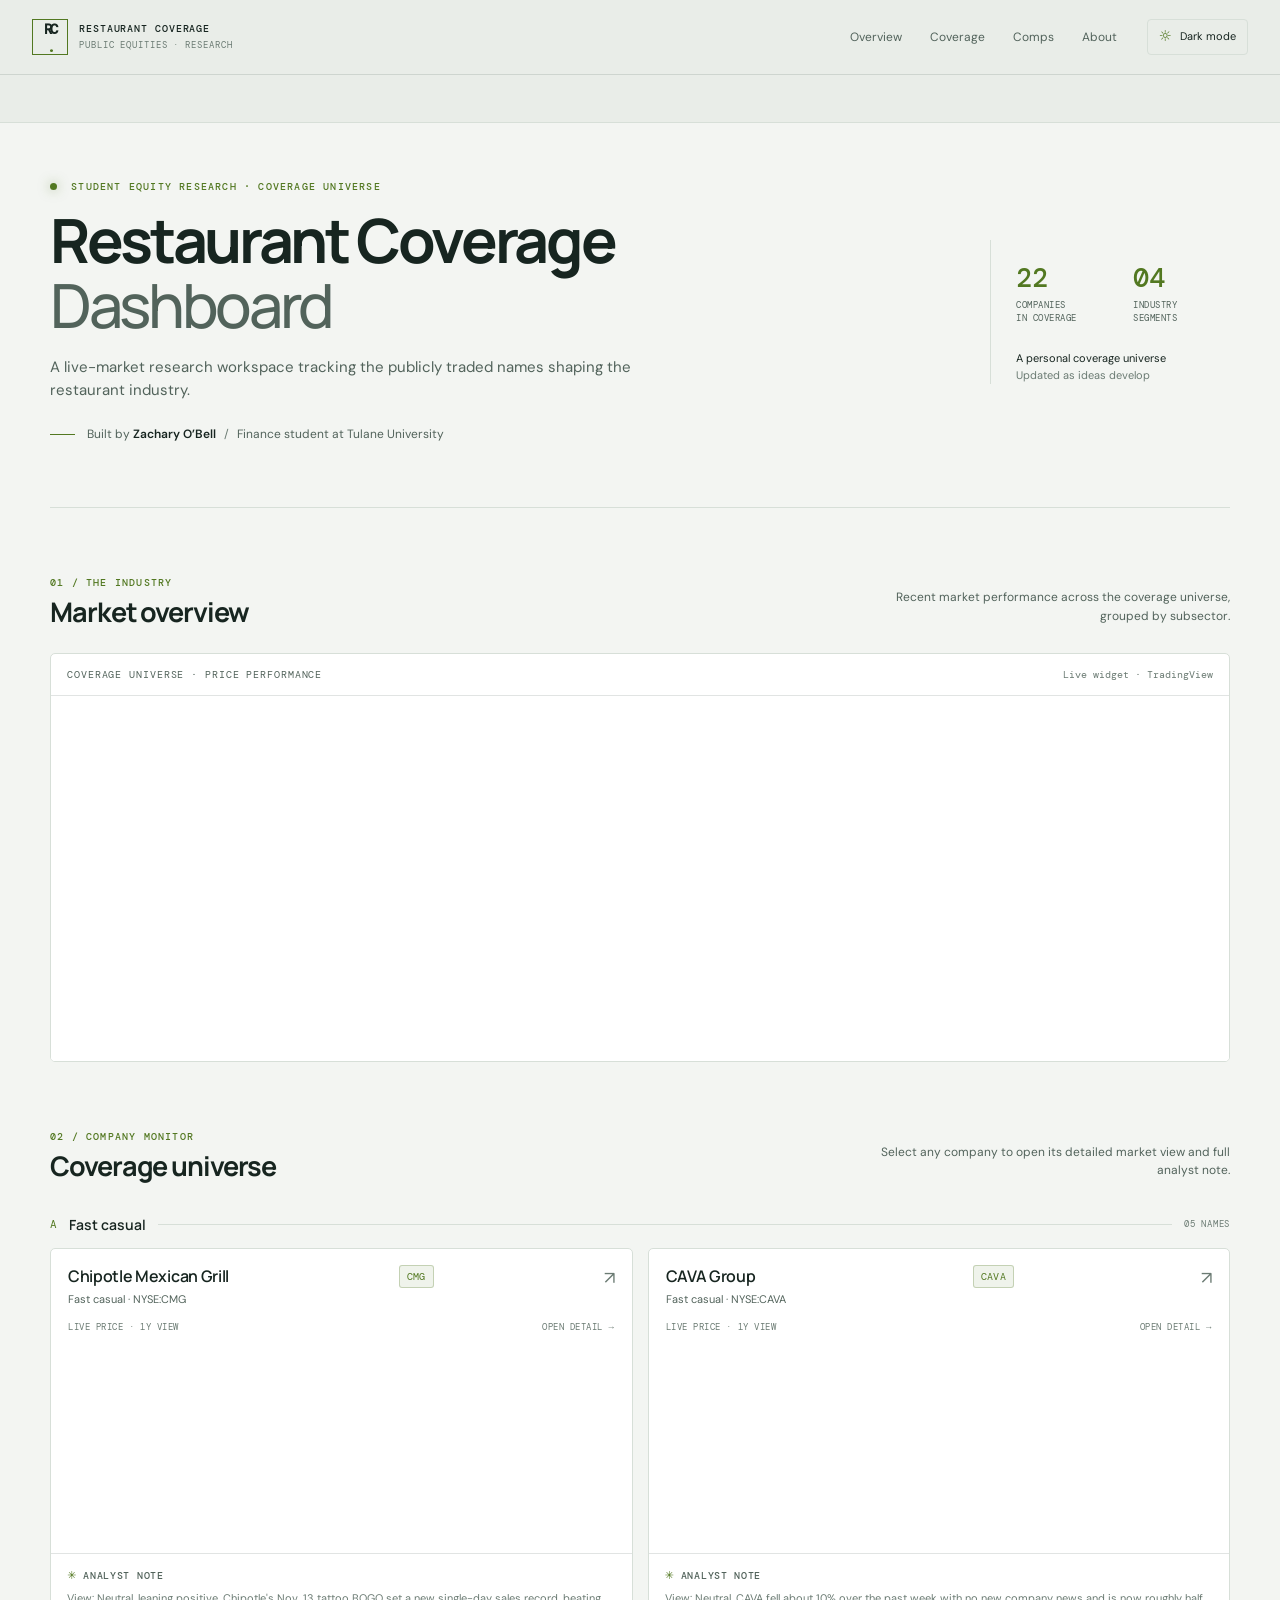
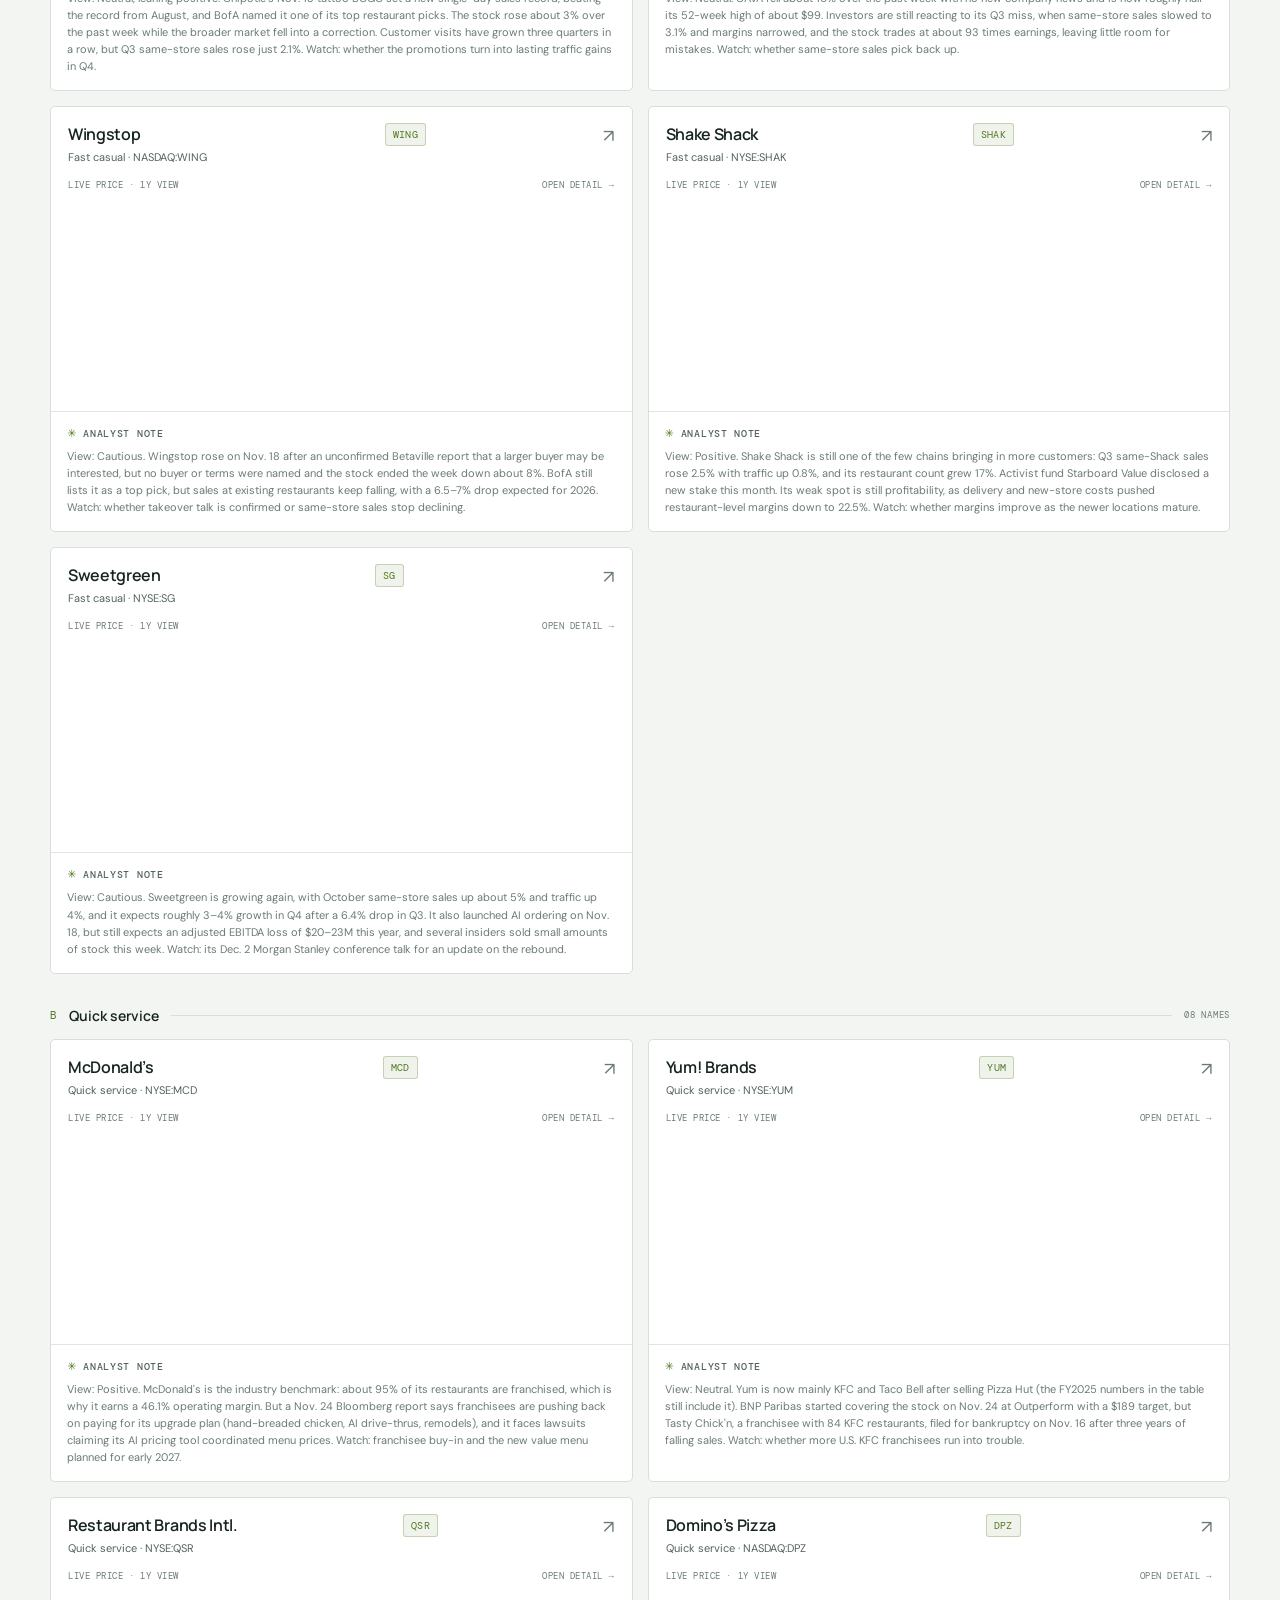
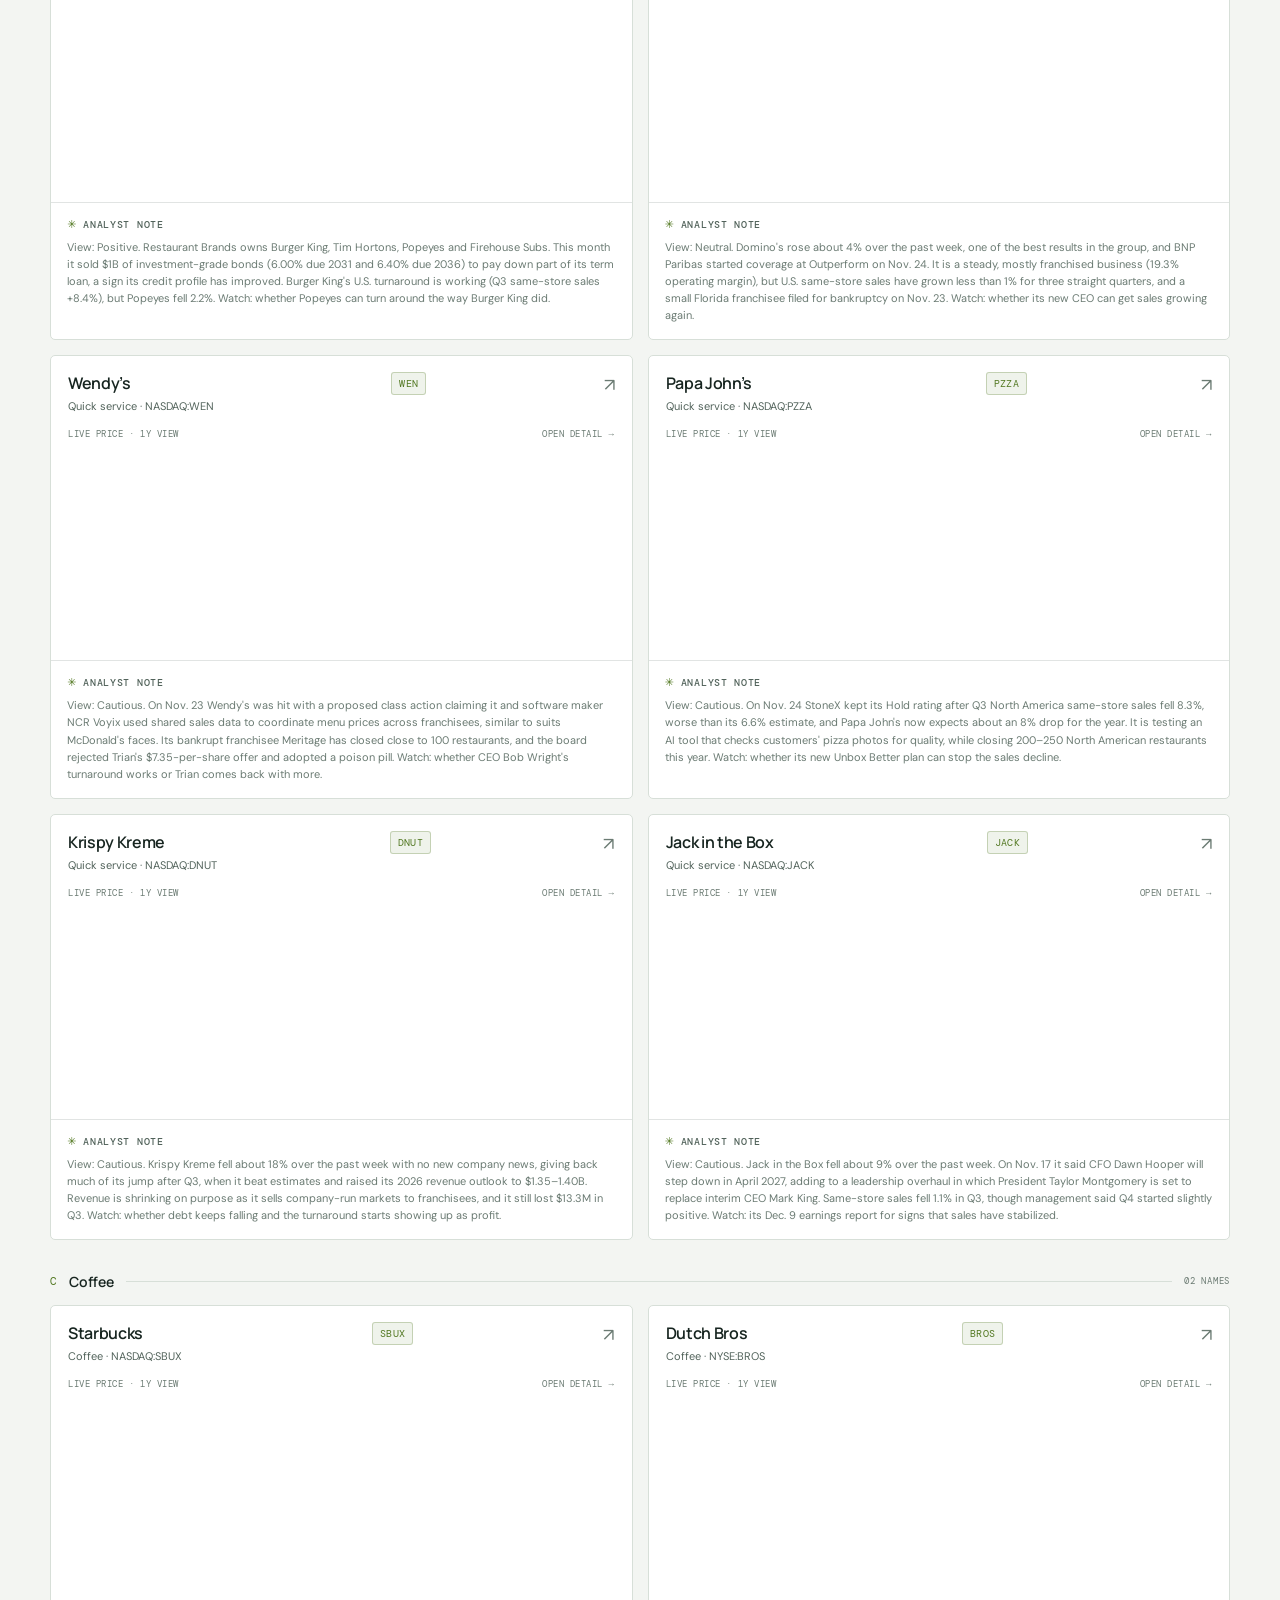
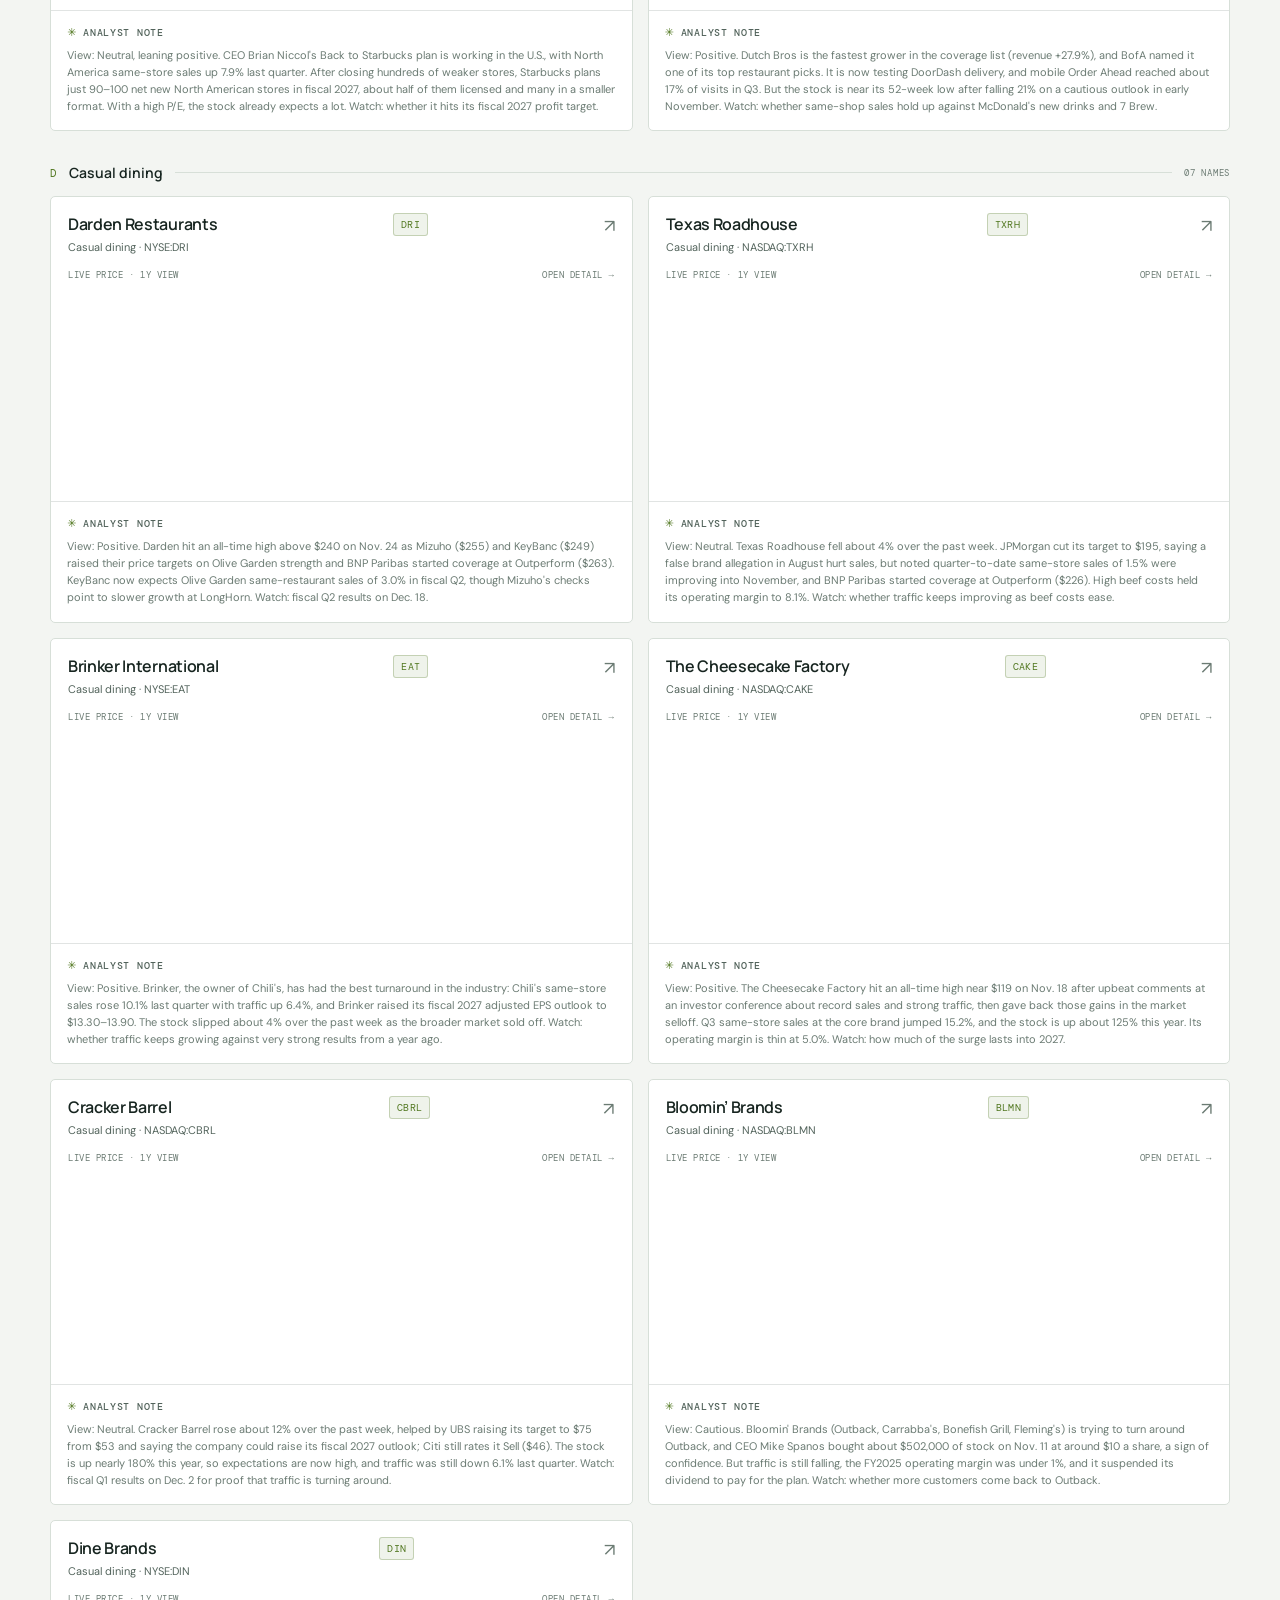
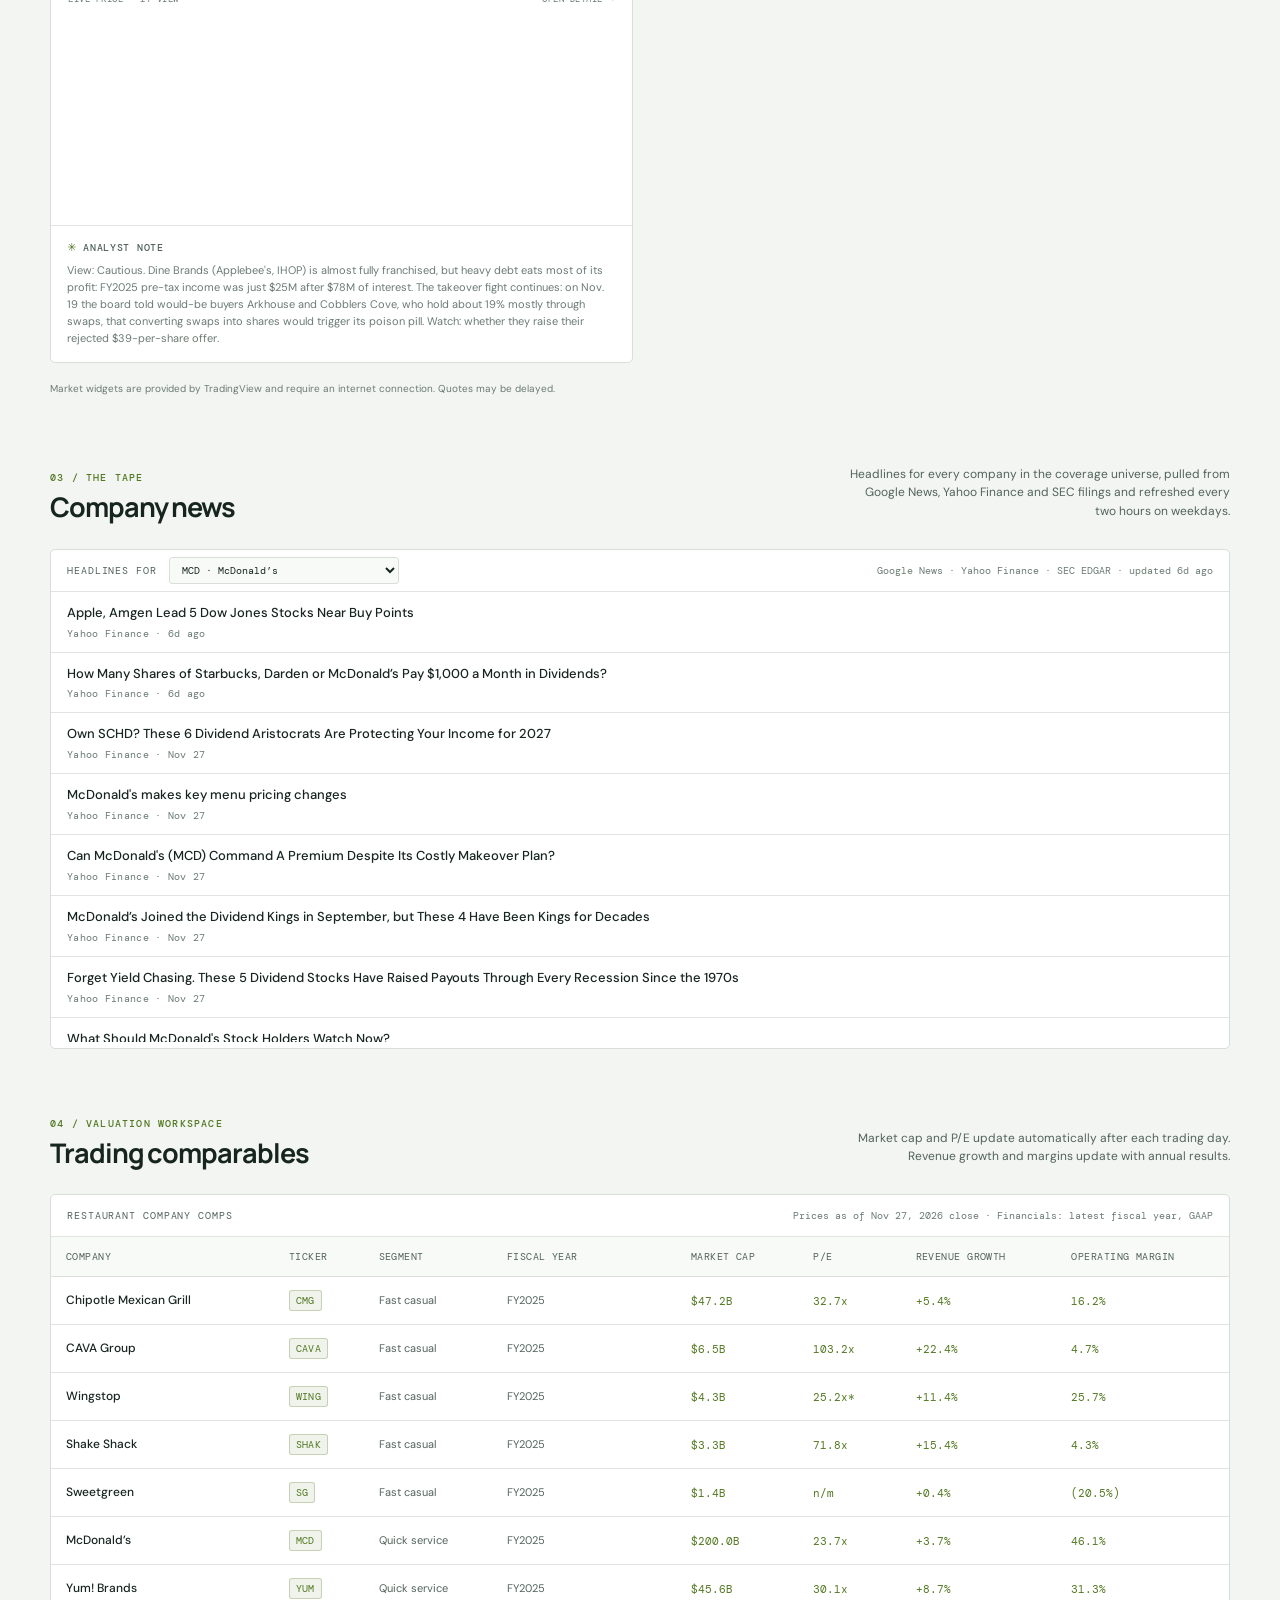
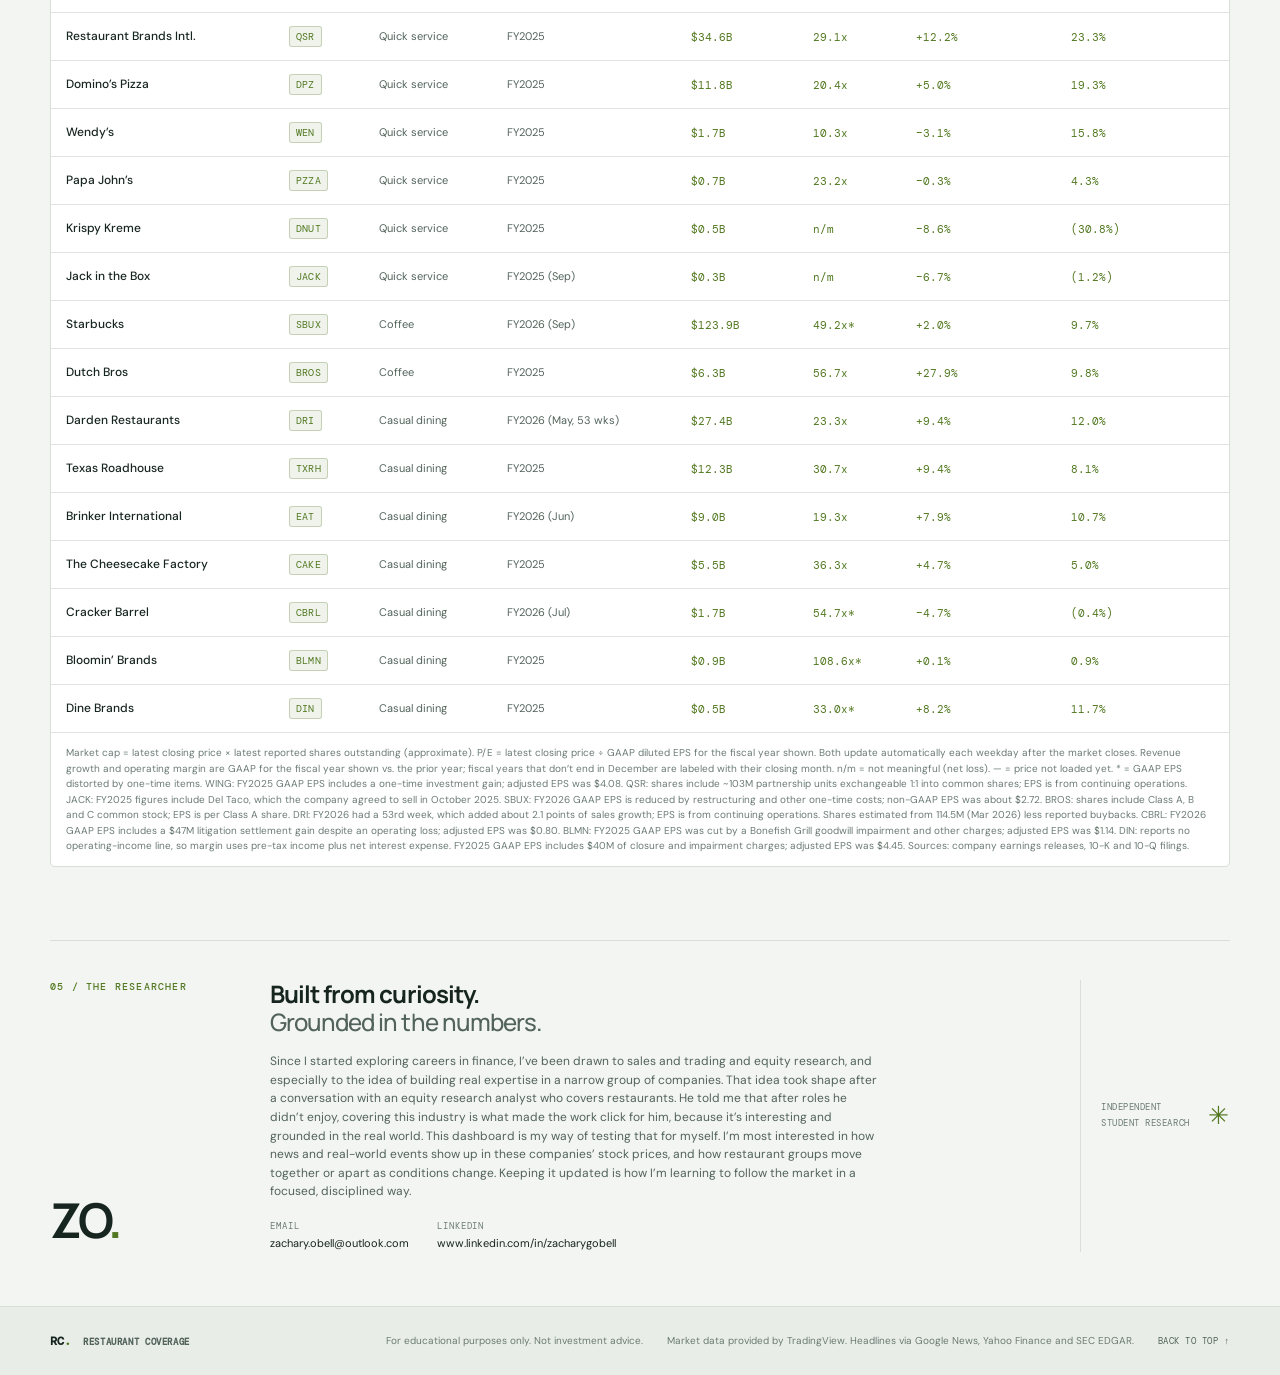
<file: index.html>
<!doctype html>
<html lang="en">
<head>
  <meta charset="utf-8">
  <meta name="viewport" content="width=device-width, initial-scale=1">
  <meta name="theme-color" content="#101a24">
  <meta name="description" content="A student-built equity research dashboard following publicly traded restaurant companies.">
  <title>Restaurant Coverage Dashboard | Zachary O'Bell</title>
    <meta property="og:title" content="Restaurant Coverage Dashboard">
    <meta property="og:description" content="A student-built equity research dashboard following publicly traded restaurant companies.">
    <meta property="og:url" content="https://zach-obell.github.io/restaurant-dashboard/">
    <meta property="og:type" content="website">
    <meta property="og:image" content="https://zach-obell.github.io/restaurant-dashboard/preview.png">
    <meta name="twitter:card" content="summary_large_image">
  <link rel="preconnect" href="https://s3.tradingview.com" crossorigin>
  <link rel="preconnect" href="https://www.tradingview.com" crossorigin>
  <link rel="stylesheet" href="styles.css">
  <script src="script.js" defer></script>
</head>
<body>
  <a class="skip-link" href="#main">Skip to content</a>
  <header class="site-header">
    <div class="header-inner">
      <a class="brand" href="#top" aria-label="Restaurant Coverage Dashboard home">
        <span class="brand-mark" aria-hidden="true">RC<span>.</span></span>
        <span class="brand-copy"><strong>RESTAURANT COVERAGE</strong><small>PUBLIC EQUITIES · RESEARCH</small></span>
      </a>
      <nav class="header-nav" aria-label="Main navigation">
        <a href="#overview">Overview</a>
        <a href="#companies">Coverage</a>
        <a href="#comps">Comps</a>
        <a href="#about">About</a>
      </nav>
      <button class="theme-toggle" id="theme-toggle" type="button" aria-label="Switch to light mode" title="Switch color theme">
        <span class="theme-icon" aria-hidden="true">◐</span><span class="theme-label">Light mode</span>
      </button>
    </div>
    <div class="ticker-band" aria-label="Live market ticker">
      <div class="ticker-embed" id="ticker-tape"></div>
    </div>
  </header>

  <main id="main">
    <section class="hero page-shell" id="top" aria-labelledby="page-title">
      <div class="hero-copy">
        <p class="eyebrow"><span class="live-dot" aria-hidden="true"></span> STUDENT EQUITY RESEARCH · COVERAGE UNIVERSE</p>
        <h1 id="page-title">Restaurant Coverage<br><span>Dashboard</span></h1>
        <p class="hero-description">A live-market research workspace tracking the publicly traded names shaping the restaurant industry.</p>
        <div class="hero-byline"><span class="byline-rule" aria-hidden="true"></span><span>Built by <strong>Zachary O’Bell</strong> <span class="byline-separator">/</span> Finance student at Tulane University</span></div>
      </div>
      <div class="hero-aside" aria-label="Dashboard coverage summary">
        <div class="hero-stat"><span class="stat-value" id="stat-companies">22</span><span class="stat-label">COMPANIES<br>IN COVERAGE</span></div>
        <div class="hero-stat"><span class="stat-value" id="stat-segments">04</span><span class="stat-label">INDUSTRY<br>SEGMENTS</span></div>
        <div class="hero-note">A personal coverage universe<br><span>Updated as ideas develop</span></div>
      </div>
    </section>

    <section class="page-shell section-block" id="overview" aria-labelledby="overview-title">
      <div class="section-heading">
        <div><p class="eyebrow">01 / THE INDUSTRY</p><h2 id="overview-title">Market overview</h2></div>
        <p class="section-caption">Recent market performance across the coverage universe, grouped by subsector.</p>
      </div>
      <div class="panel overview-panel">
        <div class="panel-topline"><span class="panel-label">COVERAGE UNIVERSE · PRICE PERFORMANCE</span><span class="panel-meta">Live widget · TradingView</span></div>
        <div class="widget-slot overview-widget" id="market-overview" aria-label="Market performance by restaurant subsector"></div>
      </div>
    </section>

    <section class="page-shell section-block" id="companies" aria-labelledby="companies-title">
      <div class="section-heading">
        <div><p class="eyebrow">02 / COMPANY MONITOR</p><h2 id="companies-title">Coverage universe</h2></div>
         <p class="section-caption">Select any company to open its detailed market view and full analyst note.</p>
      </div>
      <div id="coverage-segments"></div>
      <p class="widget-disclosure">Market widgets are provided by TradingView and require an internet connection. Quotes may be delayed.</p>
    </section>

    <section class="page-shell section-block" id="news" aria-labelledby="news-title">
      <div class="section-heading">
        <div><p class="eyebrow">03 / THE TAPE</p><h2 id="news-title">Company news</h2></div>
        <p class="section-caption">Headlines for every company in the coverage universe, pulled from Google News, Yahoo Finance and SEC filings and refreshed every two hours on weekdays.</p>
      </div>
      <div class="panel news-panel">
        <div class="panel-topline news-controls">
          <label for="news-symbol" class="panel-label">HEADLINES FOR</label>
          <select id="news-symbol" class="symbol-select" aria-label="Choose a company for news headlines"></select>
          <span class="panel-meta" id="news-source-meta">Loading…</span>
        </div>
        <div class="widget-slot news-widget" id="news-timeline" aria-label="Selected company news timeline"></div>
      </div>
    </section>

    <section class="page-shell section-block" id="comps" aria-labelledby="comps-title">
      <div class="section-heading">
        <div><p class="eyebrow">04 / VALUATION WORKSPACE</p><h2 id="comps-title">Trading comparables</h2></div>
        <p class="section-caption">Market cap and P/E update automatically after each trading day. Revenue growth and margins update with annual results.</p>
      </div>
      <div class="panel table-panel">
        <div class="panel-topline"><span class="panel-label">RESTAURANT COMPANY COMPS</span><span class="panel-meta" id="comps-asof">Prices: latest close · Financials: latest fiscal year, GAAP</span></div>
        <div class="table-scroll" tabindex="0" role="region" aria-label="Scrollable trading comparables table">
          <table id="comps-table">
            <caption class="visually-hidden">Restaurant coverage universe trading comparables. Market cap and P/E update each weekday from the latest closing price.</caption>
            <thead><tr><th scope="col">Company</th><th scope="col">Ticker</th><th scope="col">Segment</th><th scope="col">Fiscal year</th><th scope="col">Market cap</th><th scope="col">P/E</th><th scope="col">Revenue growth</th><th scope="col">Operating margin</th></tr></thead>
            <tbody></tbody>
          </table>
        </div>
        <p class="table-footnote">Market cap = latest closing price × latest reported shares outstanding (approximate). P/E = latest closing price ÷ GAAP diluted EPS for the fiscal year shown. Both update automatically each weekday after the market closes. Revenue growth and operating margin are GAAP for the fiscal year shown vs. the prior year; fiscal years that don’t end in December are labeled with their closing month. n/m = not meaningful (net loss). — = price not loaded yet. * = GAAP EPS distorted by one-time items. <span id="comps-company-notes"></span> Sources: company earnings releases, 10-K and 10-Q filings.</p>
      </div>
    </section>

    <section class="page-shell section-block about-section" id="about" aria-labelledby="about-title">
      <div class="about-index"><p class="eyebrow">05 / THE RESEARCHER</p><span class="about-monogram" aria-hidden="true">ZO<span>.</span></span></div>
      <div class="about-copy">
        <h2 id="about-title">Built from curiosity.<br><span>Grounded in the numbers.</span></h2>
        <p class="about-text">Since I started exploring careers in finance, I’ve been drawn to sales and trading and equity research, and especially to the idea of building real expertise in a narrow group of companies. That idea took shape after a conversation with an equity research analyst who covers restaurants. He told me that after roles he didn’t enjoy, covering this industry is what made the work click for him, because it’s interesting and grounded in the real world. This dashboard is my way of testing that for myself. I’m most interested in how news and real-world events show up in these companies’ stock prices, and how restaurant groups move together or apart as conditions change. Keeping it updated is how I’m learning to follow the market in a focused, disciplined way.</p>
        <div class="contact-row"><div><span class="contact-label">EMAIL</span><span class="contact-value">zachary.obell@outlook.com</span></div><div><span class="contact-label">LINKEDIN</span><span class="contact-value">www.linkedin.com/in/zacharygobell</span></div></div>
      </div>
      <div class="about-aside"><span>INDEPENDENT<br>STUDENT RESEARCH</span><span class="aside-cross" aria-hidden="true">✳</span></div>
    </section>
  </main>

  <footer class="site-footer"><div class="page-shell footer-inner"><a class="footer-brand" href="#top">RC<span>.</span> <span>RESTAURANT COVERAGE</span></a><p>For educational purposes only. Not investment advice.</p><p>Market data provided by TradingView. Headlines via Google News, Yahoo Finance and SEC EDGAR.</p><a class="back-top" href="#top">BACK TO TOP ↑</a></div></footer>

  <dialog class="company-dialog" id="company-dialog" aria-labelledby="dialog-title">
    <div class="dialog-header"><div><p class="eyebrow" id="dialog-eyebrow">COMPANY DETAIL</p><h2 id="dialog-title">Company detail</h2><p class="dialog-subtitle" id="dialog-subtitle"></p></div><button class="dialog-close" id="dialog-close" type="button" aria-label="Close company details">×</button></div>
    <div class="dialog-content"><section class="dialog-chart panel" aria-label="Advanced chart"><div class="panel-topline"><span class="panel-label">ADVANCED CHART</span><span class="panel-meta">TradingView</span></div><div class="widget-slot" id="detail-chart"></div></section>
      <div class="detail-widget-grid"><section class="panel detail-panel" aria-label="Company profile"><div class="panel-topline"><span class="panel-label">COMPANY PROFILE</span></div><div class="widget-slot" id="detail-profile"></div></section><section class="panel detail-panel" aria-label="Fundamental data"><div class="panel-topline"><span class="panel-label">FUNDAMENTAL DATA</span></div><div class="widget-slot" id="detail-fundamentals"></div></section></div>
      <section class="analyst-note detail-note"><div class="note-heading"><span class="note-icon" aria-hidden="true">✳</span><h3>Analyst note</h3></div><p class="detail-note-text">[Your 2–3 sentence analyst take will appear here. Replace this placeholder in the company card template in script.js.]</p></section>
    </div>
  </dialog>
</body>
</html>
</file>
<file: styles.css>
@import url('https://fonts.googleapis.com/css2?family=DM+Mono:wght@400;500&family=DM+Sans:wght@400;500;600;700&family=Manrope:wght@400;500;600;700;800&display=swap');

:root {
  color-scheme: dark;
  --page: #101a24;
  --page-deep: #0c141c;
  --surface: #172430;
  --surface-raised: #1b2a37;
  --surface-soft: #1d2b37;
  --line: #2a3a47;
  --line-soft: rgba(159, 179, 193, .15);
  --text: #e8edf0;
  --muted: #9aabb7;
  --faint: #71838f;
  --accent: #c4e27a;
  --accent-ink: #17200c;
  --teal: #7dc8b6;
  --shadow: 0 18px 50px rgba(0,0,0,.2);
  --mono: 'DM Mono', ui-monospace, SFMono-Regular, Menlo, monospace;
  --sans: 'DM Sans', system-ui, sans-serif;
  --display: 'Manrope', var(--sans);
}
:root[data-theme='light'] {
  color-scheme: light;
  --page: #f3f5f2;
  --page-deep: #e9ede8;
  --surface: #ffffff;
  --surface-raised: #f8faf8;
  --surface-soft: #eef2ed;
  --line: #d7dfd8;
  --line-soft: rgba(47, 68, 61, .14);
  --text: #172520;
  --muted: #52635b;
  --faint: #6b7b73;
  --accent: #527821;
  --accent-ink: #fff;
  --teal: #2f7867;
  --shadow: 0 16px 40px rgba(32, 50, 39, .09);
}
* { box-sizing: border-box; }
html { scroll-behavior: smooth; scroll-padding-top: 85px; }
body { margin: 0; background: var(--page); color: var(--text); font-family: var(--sans); font-size: 15px; line-height: 1.55; -webkit-font-smoothing: antialiased; transition: background-color .22s ease, color .22s ease; }
a { color: inherit; }
button, select { font: inherit; }
button:focus-visible, a:focus-visible, select:focus-visible, .table-scroll:focus-visible { outline: 2px solid var(--accent); outline-offset: 3px; }
.skip-link { position: fixed; z-index: 20; top: 8px; left: 8px; padding: 10px 14px; transform: translateY(-150%); background: var(--accent); color: var(--accent-ink); border-radius: 4px; }
.skip-link:focus { transform: none; }
.page-shell { width: min(1180px, calc(100% - 64px)); margin-inline: auto; }
.site-header { position: relative; z-index: 2; background: var(--page-deep); border-bottom: 1px solid var(--line); }
.header-inner { width: min(1320px, calc(100% - 64px)); height: 74px; margin: auto; display: flex; align-items: center; gap: 30px; }
.brand { display: flex; align-items: center; gap: 11px; text-decoration: none; min-width: 240px; }
.brand-mark { display: grid; place-items: center; width: 36px; height: 36px; border: 1px solid var(--accent); color: var(--text); font: 700 14px var(--mono); letter-spacing: -2px; }
.brand-mark span, .footer-brand > span:first-child { color: var(--accent); }
.brand-copy { display: grid; gap: 2px; font-family: var(--mono); font-size: 10px; letter-spacing: .09em; }
.brand-copy strong { font-weight: 500; color: var(--text); }
.brand-copy small { color: var(--faint); font-size: 9px; }
.header-nav { margin-left: auto; display: flex; align-items: center; gap: 28px; }
.header-nav a { text-decoration: none; color: var(--muted); font-size: 12px; transition: color .18s; }
.header-nav a:hover { color: var(--accent); }
.theme-toggle { display: inline-flex; align-items: center; gap: 8px; border: 1px solid var(--line); background: transparent; color: var(--text); border-radius: 4px; padding: 8px 11px; font-size: 11px; cursor: pointer; white-space: nowrap; }
.theme-toggle:hover { border-color: var(--accent); }
.theme-icon { color: var(--accent); font-size: 15px; line-height: 1; }
.ticker-band { min-height: 48px; border-top: 1px solid var(--line-soft); overflow: hidden; }
.ticker-embed { width: min(1320px, 100%); min-height: 46px; margin: auto; }
.hero { min-height: 385px; display: flex; align-items: center; justify-content: space-between; gap: 45px; padding-block: 55px 61px; border-bottom: 1px solid var(--line); }
.hero-copy { max-width: 710px; }
.eyebrow { margin: 0 0 14px; color: var(--accent); font: 500 10px var(--mono); letter-spacing: .12em; }
.live-dot { display: inline-block; width: 7px; height: 7px; margin-right: 7px; border-radius: 50%; background: var(--accent); box-shadow: 0 0 12px color-mix(in srgb, var(--accent) 50%, transparent); }
h1, h2, h3, p { margin-top: 0; }
h1 { margin-bottom: 18px; font: 700 clamp(38px, 5vw, 61px)/1.07 var(--display); letter-spacing: -.055em; }
h1 span, .about-copy h2 span { color: var(--muted); font-weight: 500; }
.hero-description { max-width: 590px; margin-bottom: 23px; color: var(--muted); font-size: 15px; }
.hero-byline { display: flex; align-items: center; gap: 12px; color: var(--muted); font-size: 12px; }
.hero-byline strong { color: var(--text); font-weight: 600; }
.byline-rule { width: 25px; height: 1px; background: var(--accent); }
.byline-separator { padding-inline: 5px; color: var(--faint); }
.hero-aside { width: 240px; flex: 0 0 240px; display: grid; grid-template-columns: 1fr 1fr; gap: 18px 20px; padding: 20px 0 0 25px; border-left: 1px solid var(--line); }
.hero-stat { display: grid; gap: 4px; }
.stat-value { font: 500 27px var(--mono); color: var(--accent); }
.stat-label { color: var(--muted); font: 9px/1.5 var(--mono); letter-spacing: .06em; }
.hero-note { grid-column: 1 / -1; margin-top: 6px; color: var(--text); font-size: 11px; }
.hero-note span { color: var(--faint); }
.section-block { padding-block: 68px 0; }
.section-heading { display: flex; justify-content: space-between; align-items: end; gap: 30px; margin-bottom: 25px; }
.section-heading .eyebrow { margin-bottom: 7px; }
h2 { margin-bottom: 0; font: 700 27px/1.2 var(--display); letter-spacing: -.04em; }
.section-caption { max-width: 380px; margin: 0 0 3px; color: var(--muted); font-size: 12px; text-align: right; }
.panel { background: var(--surface); border: 1px solid var(--line); border-radius: 5px; overflow: hidden; }
.panel-topline { min-height: 42px; display: flex; align-items: center; justify-content: space-between; gap: 12px; padding: 0 16px; border-bottom: 1px solid var(--line-soft); }
.panel-label { color: var(--muted); font: 10px var(--mono); letter-spacing: .09em; }
.panel-meta { color: var(--faint); font: 10px var(--mono); }
.panel-meta strong { color: var(--accent); font-weight: 400; }
.widget-slot { min-width: 0; background: var(--surface); }
/* TradingView widgets load as light-scheme pages; matching their color-scheme stops the browser
   from painting an opaque white backdrop behind transparent widgets in dark mode. */
.widget-slot iframe, .tradingview-widget-container iframe { color-scheme: light; }
.overview-widget { min-height: 365px; }
.tradingview-widget-container { width: 100%; }
.tradingview-widget-container__widget { width: 100%; }
.subsector-heading { display: flex; align-items: center; gap: 12px; margin: 32px 0 14px; }
.subsector-heading h3 { margin: 0; font: 600 14px var(--display); }
.subsector-index { color: var(--accent); font: 11px var(--mono); }
.subsector-line { height: 1px; flex: 1; background: var(--line); }
.subsector-count { color: var(--faint); font: 9px var(--mono); letter-spacing: .08em; }
.company-grid { display: grid; grid-template-columns: repeat(2, minmax(0, 1fr)); gap: 15px; }
.company-card { min-width: 0; background: var(--surface); border: 1px solid var(--line); border-radius: 5px; transition: border-color .2s, transform .2s, box-shadow .2s; }
.company-card:hover { border-color: color-mix(in srgb, var(--accent) 55%, var(--line)); transform: translateY(-2px); box-shadow: var(--shadow); }
.company-open { display: block; width: 100%; padding: 16px 17px 0; border: 0; background: transparent; color: inherit; text-align: left; cursor: pointer; }
.card-head { display: flex; align-items: start; justify-content: space-between; gap: 14px; }
.company-name { display: block; margin: 0 0 4px; font: 600 16px var(--display); letter-spacing: -.02em; }
.card-meta { display: block; color: var(--muted); font-size: 11px; }
.ticker-pill { display: inline-flex; padding: 4px 7px; color: var(--accent); background: color-mix(in srgb, var(--accent) 9%, transparent); border: 1px solid color-mix(in srgb, var(--accent) 27%, transparent); border-radius: 3px; font: 10px var(--mono); letter-spacing: .03em; }
.card-chevron { color: var(--faint); font-size: 18px; transition: color .15s, transform .15s; }
.company-open:hover .card-chevron { color: var(--accent); transform: translateX(3px); }
.card-chart-label { display: flex; justify-content: space-between; margin: 13px 0 0; color: var(--faint); font: 9px var(--mono); letter-spacing: .06em; }
.mini-chart { height: 220px; padding: 0 8px; }
.mini-chart .tradingview-widget-container,
.mini-chart .tradingview-widget-container__widget { width: 100%; height: 100%; }
@media (max-width: 640px) { .mini-chart { height: 200px !important; } }
.analyst-note { padding: 13px 16px 15px; border-top: 1px solid var(--line-soft); }
.note-heading { display: flex; align-items: center; gap: 7px; margin-bottom: 6px; }
.note-heading h3 { margin: 0; color: var(--muted); font: 500 10px var(--mono); letter-spacing: .07em; text-transform: uppercase; }
.note-icon { color: var(--accent); font-size: 11px; }
.analyst-note p { margin: 0; color: var(--faint); font-size: 11px; line-height: 1.55; }
.coffee-grid { grid-template-columns: minmax(0, calc((100% - 15px) / 2)); }
.widget-disclosure { margin: 18px 0 0; color: var(--faint); font-size: 10px; }
.news-panel { min-height: 500px; }
.news-controls { justify-content: flex-start; }
.symbol-select { padding: 5px 26px 5px 8px; border: 1px solid var(--line); border-radius: 3px; color: var(--text); background: var(--surface-raised); font: 10px var(--mono); }
.news-controls .panel-meta { margin-left: auto; }
.news-widget { min-height: 450px; }
.news-list { list-style: none; margin: 0; padding: 0; max-height: 450px; overflow-y: auto; overscroll-behavior: contain; }
.news-item { padding: 12px 16px; border-bottom: 1px solid var(--line-soft); }
.news-item:last-child { border-bottom: 0; }
.news-headline { display: block; color: var(--text); font-size: 13px; font-weight: 500; line-height: 1.45; text-decoration: none; }
.news-headline:hover, .news-headline:focus-visible { color: var(--accent); text-decoration: underline; }
.news-meta { display: flex; align-items: center; gap: 7px; margin-top: 4px; color: var(--faint); font: 10px var(--mono); letter-spacing: .03em; }
.news-tag { padding: 1px 5px; border: 1px solid var(--teal); border-radius: 2px; color: var(--teal); font-size: 9px; letter-spacing: .06em; }
.table-panel { overflow: hidden; }
.table-scroll { overflow-x: auto; overscroll-behavior-inline: contain; }
table { width: 100%; min-width: 820px; border-collapse: collapse; text-align: left; }
thead { background: var(--surface-raised); }
th, td { padding: 13px 15px; border-bottom: 1px solid var(--line-soft); white-space: nowrap; }
thead th { color: var(--muted); font: 10px var(--mono); letter-spacing: .045em; text-transform: uppercase; }
tbody th { font-size: 12px; font-weight: 500; }
tbody td { color: var(--muted); font-size: 11px; }
tbody tr:last-child th, tbody tr:last-child td { border-bottom: 0; }
tbody tr:hover { background: color-mix(in srgb, var(--accent) 4%, transparent); }
td .ticker-pill { padding: 3px 6px; }
.entry-cell { color: var(--accent) !important; font: 11px var(--mono) !important; }
.table-footnote { margin: 0; padding: 12px 15px; border-top: 1px solid var(--line-soft); color: var(--faint); font-size: 10px; }
.table-footnote strong { color: var(--accent); font-weight: 500; }
.about-section { display: grid; grid-template-columns: 180px minmax(0, 1fr) 150px; align-items: center; gap: 40px; margin-top: 73px; padding-block: 39px 54px; border-top: 1px solid var(--line); }
.about-index { align-self: stretch; display: flex; flex-direction: column; justify-content: space-between; }
.about-index .eyebrow { white-space: nowrap; }
.about-monogram { color: var(--text); font: 700 48px var(--display); letter-spacing: -.08em; }
.about-monogram span { color: var(--accent); }
.about-copy h2 { margin: 0 0 15px; font-size: 24px; }
.about-text { max-width: 610px; margin-bottom: 19px; color: var(--muted); font-size: 12px; }
.contact-row { display: flex; flex-wrap: wrap; gap: 28px; }
.contact-row > div { display: grid; gap: 3px; }
.contact-label { color: var(--faint); font: 9px var(--mono); letter-spacing: .1em; }
.contact-value { color: var(--text); font-size: 11px; }
.about-aside { display: flex; align-items: center; justify-content: space-between; gap: 10px; height: 100%; padding-left: 20px; border-left: 1px solid var(--line); color: var(--faint); font: 9px/1.7 var(--mono); letter-spacing: .06em; }
.aside-cross { color: var(--accent); font-size: 25px; }
.site-footer { background: var(--page-deep); border-top: 1px solid var(--line); }
.footer-inner { min-height: 68px; display: flex; align-items: center; gap: 24px; }
.footer-inner p { margin: 0; color: var(--faint); font-size: 10px; }
.footer-brand { margin-right: auto; color: var(--text); text-decoration: none; font: 600 12px var(--mono); }
.footer-brand > span:last-child { margin-left: 5px; color: var(--muted); font-size: 9px; letter-spacing: .07em; }
.back-top { color: var(--muted); text-decoration: none; font: 9px var(--mono); letter-spacing: .06em; }
.back-top:hover { color: var(--accent); }
.company-dialog { width: min(1100px, calc(100% - 32px)); max-width: none; max-height: min(92vh, 1050px); padding: 0; border: 1px solid var(--line); border-radius: 7px; color: var(--text); background: var(--page); box-shadow: 0 30px 100px rgba(0,0,0,.55); }
.company-dialog::backdrop { background: rgba(4, 9, 13, .78); backdrop-filter: blur(3px); }
.dialog-header { position: sticky; top: 0; z-index: 2; display: flex; justify-content: space-between; align-items: start; padding: 22px 25px 17px; background: var(--page-deep); border-bottom: 1px solid var(--line); }
.dialog-header .eyebrow { margin-bottom: 5px; }
.dialog-header h2 { font-size: 23px; }
.dialog-subtitle { margin: 4px 0 0; color: var(--muted); font-size: 11px; }
.dialog-close { width: 34px; height: 34px; border: 1px solid var(--line); border-radius: 4px; background: transparent; color: var(--text); font-size: 23px; cursor: pointer; }
.dialog-close:hover { color: var(--accent); border-color: var(--accent); }
.dialog-content { padding: 18px 22px 25px; }
.dialog-chart { margin-bottom: 14px; }
.dialog-chart .widget-slot { min-height: 500px; }
.detail-widget-grid { display: grid; grid-template-columns: 1fr 1fr; gap: 14px; }
.detail-panel { min-height: 320px; }
.detail-panel .widget-slot { min-height: 275px; }
.detail-note { margin-top: 14px; background: var(--surface); border: 1px solid var(--line); border-radius: 4px; }
.visually-hidden { position: absolute !important; width: 1px; height: 1px; padding: 0; margin: -1px; overflow: hidden; clip: rect(0,0,0,0); white-space: nowrap; border: 0; }
@media (max-width: 800px) {
  .header-inner { width: calc(100% - 36px); gap: 14px; }
  .brand { min-width: auto; }
  .header-nav { gap: 15px; }
  .header-nav a { font-size: 11px; }
  .theme-label { display: none; }
  .hero { min-height: 340px; }
  .hero-aside { width: 190px; flex-basis: 190px; padding-left: 17px; }
  .about-section { grid-template-columns: 130px minmax(0, 1fr); gap: 25px; }
  .about-aside { display: none; }
  .footer-inner { flex-wrap: wrap; gap: 8px 18px; padding-block: 15px; }
  .footer-brand { flex-basis: 100%; }
}
@media (max-width: 580px) {
  html { scroll-padding-top: 20px; }
  .page-shell { width: calc(100% - 36px); }
  .header-inner { height: auto; min-height: 67px; flex-wrap: wrap; padding-block: 11px; }
  .brand-copy { font-size: 9px; }
  .brand-copy small { font-size: 8px; }
  .header-nav { order: 3; width: 100%; margin: 0; justify-content: space-between; gap: 8px; }
  .header-nav a { font-size: 10px; }
  .theme-toggle { margin-left: auto; padding: 7px 9px; }
  .ticker-band { min-height: 44px; }
  .hero { display: block; padding-block: 46px 38px; }
  .hero-description { font-size: 13px; }
  .hero-byline { align-items: start; font-size: 10px; }
  .hero-aside { width: 100%; display: flex; align-items: center; gap: 26px; margin-top: 29px; padding: 15px 0 0; border-left: 0; border-top: 1px solid var(--line); }
  .stat-value { font-size: 22px; }
  .stat-label { font-size: 8px; }
  .hero-note { margin: 0 0 0 auto; text-align: right; font-size: 10px; }
  .section-block { padding-top: 51px; }
  .section-heading { display: block; margin-bottom: 19px; }
  .section-heading h2 { font-size: 24px; }
  .section-caption { margin-top: 9px; text-align: left; font-size: 11px; }
  .panel-topline { padding-inline: 11px; }
  .panel-meta { font-size: 9px; }
  .overview-widget { min-height: 330px; }
  .company-grid { grid-template-columns: minmax(0, 1fr); gap: 12px; }
  .coffee-grid { grid-template-columns: minmax(0, 1fr); }
  .subsector-heading { margin-top: 26px; }
  .company-open { padding-inline: 13px; }
  .analyst-note { padding-inline: 13px; }
  .news-controls { flex-wrap: wrap; padding-block: 8px; }
  .news-controls .panel-meta { display: none; }
  .about-section { grid-template-columns: 1fr; gap: 13px; margin-top: 54px; padding-top: 29px; }
  .about-index { display: block; }
  .about-monogram { display: none; }
  .about-copy h2 { font-size: 22px; }
  .contact-row { gap: 20px; }
  .footer-inner { width: calc(100% - 36px); }
  .footer-inner p { flex-basis: 100%; }
  .back-top { margin-top: 5px; }
  .dialog-header { padding: 16px; }
  .dialog-content { padding: 12px; }
  .dialog-chart .widget-slot { min-height: 420px; }
  .detail-widget-grid { grid-template-columns: 1fr; }
  .detail-panel { min-height: 280px; }
}
@media (prefers-reduced-motion: reduce) {
  *, *::before, *::after { scroll-behavior: auto !important; animation-duration: .01ms !important; animation-iteration-count: 1 !important; transition-duration: .01ms !important; }
}
</file>
